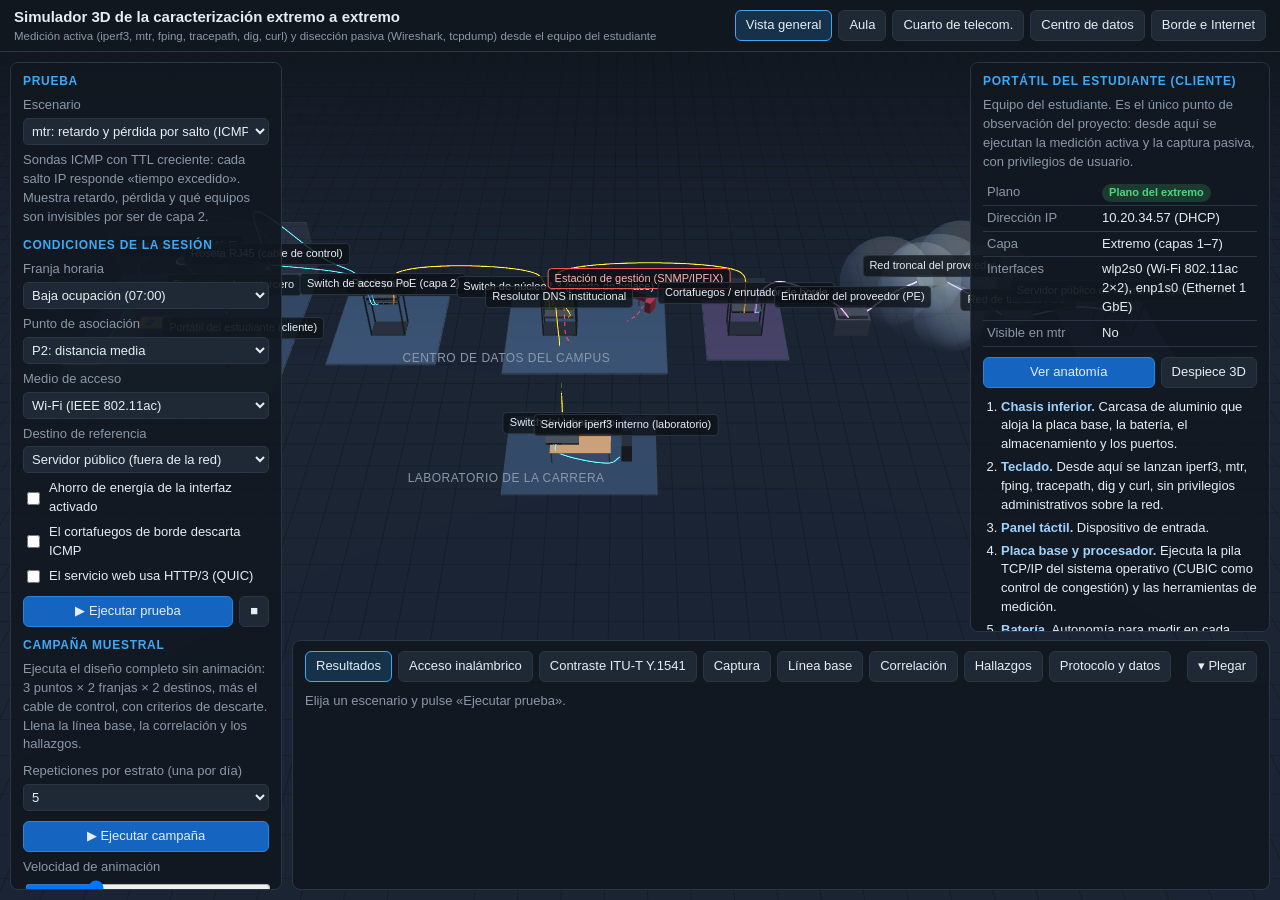
<file: Práctica/simulador_3d/index.html>
<!doctype html>
<html lang="es">
<head>
  <meta charset="utf-8">
  <meta name="viewport" content="width=device-width, initial-scale=1">
  <title>Simulador 3D — Caracterización extremo a extremo</title>
  <link rel="stylesheet" href="css/estilos.css">
  <link rel="stylesheet" href="css/anatomia.css">
  <script>
    /* Muestra en pantalla cualquier error de JavaScript, para diagnosticar sin abrir la consola. */
    window.addEventListener('error', (e) => {
      const d = document.getElementById('estado');
      if (d) { d.style.display = 'block'; d.style.background = '#b3261e';
        d.textContent = 'Error: ' + e.message + ' (' + (e.filename || '').split('/').pop() + ':' + e.lineno + ')'; }
    });
  </script>
</head>
<body>
  <header id="barra">
    <div class="titulo">
      <strong>Simulador 3D de la caracterización extremo a extremo</strong>
      <span>Medición activa (iperf3, mtr, fping, tracepath, dig, curl) y disección pasiva (Wireshark, tcpdump) desde el equipo del estudiante</span>
    </div>
    <nav id="camaras">
      <button data-cam="general" class="activo">Vista general</button>
      <button data-cam="aula">Aula</button>
      <button data-cam="idf">Cuarto de telecom.</button>
      <button data-cam="mdf">Centro de datos</button>
      <button data-cam="borde">Borde e Internet</button>
    </nav>
  </header>

  <main>
    <div id="vista"></div>
    <div id="etiquetas"></div>

    <aside id="panel-control" class="panel">
      <h2>Prueba</h2>
      <label>Escenario
        <select id="escenario">
          <option value="mtr">mtr: retardo y pérdida por salto (ICMP)</option>
          <option value="tcp">iperf3 TCP: goodput según RFC 6349</option>
          <option value="udp">iperf3 UDP + fping: IPDV y pérdida (Y.1541)</option>
          <option value="mtu">tracepath: MTU de la ruta y PMTUD</option>
          <option value="fases">dig + curl: fases del servicio</option>
          <option value="captura">Wireshark/tcpdump: captura propia</option>
        </select>
      </label>
      <p id="desc-escenario" class="nota"></p>

      <h2>Condiciones de la sesión</h2>
      <label>Franja horaria
        <select id="franja">
          <option value="baja">Baja ocupación (07:00)</option>
          <option value="alta">Alta ocupación (10:00–14:00)</option>
        </select>
      </label>
      <label>Punto de asociación
        <select id="punto">
          <option value="cerca">P1: cerca del punto de acceso</option>
          <option value="medio" selected>P2: distancia media</option>
          <option value="lejos">P3: lejos, tras una pared</option>
        </select>
      </label>
      <label>Medio de acceso
        <select id="medio">
          <option value="wifi">Wi-Fi (IEEE 802.11ac)</option>
          <option value="cable">Cable de control (roseta RJ45)</option>
        </select>
      </label>
      <label>Destino de referencia
        <select id="destino">
          <option value="publico">Servidor público (fuera de la red)</option>
          <option value="interno">Servidor iperf3 interno (laboratorio)</option>
        </select>
      </label>
      <label class="check"><input type="checkbox" id="psm"> Ahorro de energía de la interfaz activado</label>
      <label class="check"><input type="checkbox" id="icmpfiltrado"> El cortafuegos de borde descarta ICMP</label>
      <label class="check"><input type="checkbox" id="quic"> El servicio web usa HTTP/3 (QUIC)</label>

      <div class="fila-botones">
        <button id="ejecutar" class="primario">▶ Ejecutar prueba</button>
        <button id="detener">■</button>
      </div>
      <h2>Campaña muestral</h2>
      <p class="nota">Ejecuta el diseño completo sin animación: 3 puntos × 2 franjas × 2 destinos, más el cable de control, con criterios de descarte. Llena la línea base, la correlación y los hallazgos.</p>
      <label>Repeticiones por estrato (una por día)
        <select id="repeticiones"><option value="3">3</option><option value="5" selected>5</option><option value="10">10</option></select>
      </label>
      <div class="fila-botones"><button id="campana" class="primario">▶ Ejecutar campaña</button></div>

      <label>Velocidad de animación
        <input type="range" id="velocidad" min="0.25" max="3" step="0.25" value="1">
      </label>
      <label class="check"><input type="checkbox" id="ver-etiquetas" checked> Mostrar nombres de equipos</label>
      <label class="check"><input type="checkbox" id="ver-gestion" checked> Mostrar plano de gestión (fuera del alcance)</label>

      <h2>Leyenda</h2>
      <ul class="leyenda">
        <li><i style="background:#3fa9f5"></i> Cable UTP Cat 6</li>
        <li><i style="background:#ff9f1c"></i> Fibra óptica</li>
        <li><i style="background:#7ae582"></i> Enlace inalámbrico</li>
        <li><i style="background:#c77dff"></i> Enlace del proveedor (WAN)</li>
        <li><i style="background:#ff4d6d"></i> Plano de gestión: sin acceso</li>
        <li><i class="paquete" style="background:#ffe066"></i> Paquete de prueba</li>
        <li><i class="paquete" style="background:#4dd4ff"></i> Respuesta o acuse</li>
        <li><i class="paquete" style="background:#ff5c5c"></i> Paquete perdido</li>
      </ul>
    </aside>

    <aside id="panel-info" class="panel">
      <h2 id="info-titulo">Seleccione un equipo</h2>
      <p id="info-rol" class="nota">Haga clic sobre cualquier equipo de la escena para ver su función en el proyecto, sus interfaces y su anatomía.</p>
      <div id="info-datos"></div>
      <div class="fila-botones">
        <button id="anatomia" class="primario" disabled>Ver anatomía</button>
        <button id="despiece3d" disabled title="Separa las piezas del modelo dentro de la escena 3D">Despiece 3D</button>
      </div>
      <ol id="info-partes"></ol>
    </aside>

    <section id="panel-resultados" class="panel">
      <nav id="pestanas">
        <button data-tab="res" class="activo">Resultados</button>
        <button data-tab="wifi">Acceso inalámbrico</button>
        <button data-tab="y1541">Contraste ITU-T Y.1541</button>
        <button data-tab="cap">Captura</button>
        <button data-tab="base">Línea base</button>
        <button data-tab="corr">Correlación</button>
        <button data-tab="hall">Hallazgos</button>
        <button data-tab="prot">Protocolo y datos</button>
        <button id="plegar" title="Plegar o desplegar el panel de resultados">▾ Plegar</button>
      </nav>
      <div id="tab-res" class="tab activo"><p class="nota">Elija un escenario y pulse «Ejecutar prueba».</p></div>
      <div id="tab-wifi" class="tab"></div>
      <div id="tab-y1541" class="tab"><p class="nota">Ejecute el escenario «iperf3 UDP + fping» o «mtr» para contrastar con los objetivos de la Recomendación ITU-T Y.1541.</p></div>
      <div id="tab-cap" class="tab"><p class="nota">Ejecute una prueba para ver las tramas capturadas en la interfaz del propio equipo.</p></div>
      <div id="tab-base" class="tab"></div>
      <div id="tab-corr" class="tab"></div>
      <div id="tab-hall" class="tab"></div>
      <div id="tab-prot" class="tab"></div>
    </section>

    <div id="estado"></div>
  </main>

  <div id="capa-anatomia" class="iso" data-theme="light" hidden>
    <div class="capa-marco" role="dialog" aria-modal="true" aria-label="Anatomía del equipo">
      <div class="capa-cabecera">
        <span><span id="capa-equipo"></span><span id="capa-nota" class="nota"></span></span>
        <button id="cerrar-anatomia" title="Cerrar (Esc)">Cerrar ✕</button>
      </div>
      <div id="anatomia-figura"></div>
    </div>
  </div>

  <script src="lib/three.min.js"></script>
  <script src="lib/OrbitControls.js"></script>
  <script src="js/modelos.js"></script>
  <script src="js/escena.js"></script>
  <script src="js/red.js"></script>
  <script src="js/pruebas.js"></script>
  <script src="js/analisis.js"></script>
  <script src="js/anatomia-datos.js"></script>
  <script src="js/anatomia.js"></script>
  <script src="js/ui.js"></script>
</body>
</html>
</file>
<file: Práctica/simulador_3d/css/estilos.css>
:root {
  --fondo: #0d1117;
  --panel: rgba(18, 24, 33, 0.92);
  --borde: #2b3644;
  --texto: #e6edf3;
  --tenue: #8b98a8;
  --acento: #3fa9f5;
  --ok: #4cd97b;
  --aviso: #ffb547;
  --mal: #ff5c5c;
}

* { box-sizing: border-box; }
html, body { margin: 0; height: 100%; background: var(--fondo); color: var(--texto);
  font: 13px/1.45 "Segoe UI", "Noto Sans", Roboto, sans-serif; overflow: hidden; }

#barra { position: fixed; top: 0; left: 0; right: 0; height: 52px; z-index: 5;
  display: flex; align-items: center; justify-content: space-between; gap: 16px;
  padding: 0 14px; background: var(--panel); border-bottom: 1px solid var(--borde); }
#barra .titulo { display: flex; flex-direction: column; min-width: 0; }
#barra .titulo strong { font-size: 15px; }
#barra .titulo span { color: var(--tenue); font-size: 11.5px; white-space: nowrap; overflow: hidden; text-overflow: ellipsis; }
#camaras { display: flex; gap: 6px; flex-shrink: 0; }

button { font: inherit; color: var(--texto); background: #1f2935; border: 1px solid var(--borde);
  border-radius: 6px; padding: 5px 10px; cursor: pointer; }
button:hover { border-color: var(--acento); }
button.activo { background: #16324a; border-color: var(--acento); }
button.primario { background: #1565c0; border-color: #1e88e5; }
button.primario:hover { background: #1976d2; }
button:disabled { opacity: .45; cursor: default; }

#vista { position: fixed; inset: 52px 0 0 0; }
#vista canvas { display: block; }
#etiquetas { position: fixed; inset: 52px 0 0 0; pointer-events: none; overflow: hidden; z-index: 2; }
.etq { position: absolute; transform: translate(-50%, -100%); padding: 2px 6px; border-radius: 4px;
  background: rgba(13, 17, 23, .78); border: 1px solid var(--borde); font-size: 11px; white-space: nowrap; }
.etq.gestion { border-color: var(--mal); color: #ffb3b3; }
.etq.zona { background: transparent; border: none; color: var(--tenue); font-size: 12px; letter-spacing: .04em; text-transform: uppercase; }
.etq.parte { background: rgba(21, 101, 192, .9); border-color: #64b5f6; font-size: 10.5px; }
.etq.flotante { background: rgba(255, 224, 102, .95); color: #222; border: none; font-weight: 600; }

.panel { position: fixed; z-index: 3; background: var(--panel); border: 1px solid var(--borde);
  border-radius: 8px; padding: 10px 12px; overflow-y: auto; }
.panel h2 { font-size: 12px; text-transform: uppercase; letter-spacing: .06em; color: var(--acento); margin: 10px 0 6px; }
.panel h2:first-child { margin-top: 0; }
.panel label { display: block; margin: 6px 0; color: var(--tenue); }
.panel label.check { display: flex; gap: 6px; align-items: center; color: var(--texto); }
.panel select, .panel input[type=range] { width: 100%; margin-top: 3px; }
select { font: inherit; color: var(--texto); background: #1f2935; border: 1px solid var(--borde); border-radius: 5px; padding: 4px; }
.nota { color: var(--tenue); margin: 4px 0 8px; }

#panel-control { top: 62px; left: 10px; width: 272px; bottom: 10px; }
#panel-info { top: 62px; right: 10px; width: 300px; max-height: calc(100% - 330px); }
#panel-resultados { left: 292px; right: 10px; bottom: 10px; height: 250px; padding-top: 6px; }
#panel-resultados.plegado { height: 46px; overflow: hidden; }
#plegar { margin-left: auto; }
.panel { scrollbar-width: thin; scrollbar-color: #2b3644 transparent; }

.fila-botones { display: flex; gap: 6px; margin: 10px 0 4px; }
.fila-botones .primario { flex: 1; }

.leyenda { list-style: none; padding: 0; margin: 0; }
.leyenda li { display: flex; align-items: center; gap: 8px; margin: 3px 0; }
.leyenda i { width: 22px; height: 4px; border-radius: 2px; display: inline-block; }
.leyenda i.paquete { width: 9px; height: 9px; border-radius: 50%; margin: 0 6px; }

#info-datos table { width: 100%; border-collapse: collapse; margin: 6px 0 10px; }
#info-datos td { padding: 3px 4px; border-bottom: 1px solid var(--borde); vertical-align: top; }
#info-datos td:first-child { color: var(--tenue); width: 42%; }
#info-partes { padding-left: 18px; margin: 10px 0 0; }
#info-partes li { margin: 4px 0; }
#info-partes li b { color: #9fd3ff; font-weight: 600; }
.insignia { display: inline-block; padding: 1px 7px; border-radius: 10px; font-size: 11px; font-weight: 600; }
.insignia.ok { background: rgba(76, 217, 123, .18); color: var(--ok); }
.insignia.aviso { background: rgba(255, 181, 71, .18); color: var(--aviso); }
.insignia.mal { background: rgba(255, 92, 92, .18); color: var(--mal); }

#pestanas { display: flex; gap: 6px; position: sticky; top: -6px; background: var(--panel); padding: 4px 0 6px; z-index: 1; }
.tab { display: none; }
.tab.activo { display: block; }
.tab table { border-collapse: collapse; width: 100%; font-variant-numeric: tabular-nums; }
.tab th, .tab td { text-align: left; padding: 3px 8px; border-bottom: 1px solid var(--borde); white-space: nowrap; }
.tab th { color: var(--tenue); font-weight: 600; position: sticky; top: 30px; background: var(--panel); }
.tab td.num, .tab th.num { text-align: right; }
.tab table.envuelve td { white-space: normal; vertical-align: top; min-width: 110px; }
.tab table.envuelve td:first-child, .tab table.envuelve td:nth-child(2) { min-width: 0; }
.protocolo p, .protocolo ul { margin: 0 0 8px; }
.protocolo ul { padding-left: 18px; }
.protocolo code, .tab code { color: #9fd3ff; }
#pestanas { flex-wrap: wrap; }
.fila-flex { display: flex; flex-wrap: wrap; gap: 18px; align-items: flex-start; }
.fila-flex > div { flex: 0 1 auto; min-width: 0; }
.fila-flex .corr-tabla { max-width: 620px; }
.fila-flex .corr-tabla table { width: auto; }
.fila-flex > div:last-child { flex: 1 1 340px; max-width: 420px; }
#capa-nota { display: block; margin: 2px 0 0; font-size: 11.5px; }
.tab .columnas { display: grid; grid-template-columns: repeat(auto-fit, minmax(300px, 1fr)); gap: 14px; }
.tab pre { margin: 0; font: 12px/1.4 ui-monospace, "DejaVu Sans Mono", monospace; color: #c9d1d9; white-space: pre-wrap; }
tr.l2 td { color: var(--tenue); font-style: italic; }
tr.perdida td { color: var(--mal); }

.linea-tiempo { position: relative; height: 34px; margin: 8px 0 4px; border-radius: 4px; overflow: hidden; display: flex; }
.linea-tiempo div { height: 100%; display: flex; align-items: center; justify-content: center; font-size: 11px; color: #111; font-weight: 600; overflow: hidden; white-space: nowrap; }

#estado { position: fixed; z-index: 4; left: 50%; top: 64px; transform: translateX(-50%); padding: 5px 14px; border-radius: 16px;
  background: rgba(21, 101, 192, .92); font-weight: 600; display: none; }

@media (max-width: 1100px) {
  #panel-info { display: none; }
  #panel-resultados { left: 292px; }
}

/* Capa de anatomía (figuras de la skill anatomy) */
#capa-anatomia { position: fixed; inset: 0; z-index: 50; background: rgba(4, 8, 14, 0.78); display: flex; align-items: flex-start; justify-content: center; overflow-y: auto; padding: 24px 16px; }
#capa-anatomia[hidden] { display: none; }
.capa-marco { width: min(920px, 100%); }
.capa-cabecera { display: flex; align-items: center; justify-content: space-between; gap: 12px; margin-bottom: 10px; color: #cfd8e3; font-size: 13px; }
#capa-anatomia .iso-figure { margin: 0; padding: 14px 14px 16px; border-radius: 10px; background: var(--anatomy-page); }
</file>
<file: Práctica/simulador_3d/css/anatomia.css>
/* Generado por anatomia/build.mjs: estilos del kit anatomy (MIT) y de las figuras. */

.iso{
  --anatomy-page:#0b0b0b;--anatomy-card:#131313;--anatomy-text:#a3a3a3;--anatomy-strong:#e6e6e6;--anatomy-muted:#6e6e6e;
  --anatomy-paper:#131313;--anatomy-face:#1b1b1b;--anatomy-top:#1c1c1c;
  --anatomy-shade-0:#0f0f0f;--anatomy-shade-1:#121212;--anatomy-shade-2:#151515;--anatomy-shade-3:#181818;
  --anatomy-lit-top:#262626;--anatomy-lit-shade:#1d1d1d;
  --anatomy-hi:#d4d4d4;--anatomy-mid:#6a6a6a;--anatomy-lo:#3e3e3e;--anatomy-faint:#2a2a2a;--anatomy-lit:#ffffff;
  --anatomy-halo:#050505;--anatomy-halo-opacity:.9;--anatomy-dot:#e6e6e6;
  --anatomy-red:#ff6b6b;--anatomy-green:#6be0a0;--anatomy-blue:#6b9bff;
  --anatomy-weight:.6px;--anatomy-ease:cubic-bezier(.32,.72,0,1);
  --anatomy-mono:ui-monospace,"SF Mono",Menlo,Consolas,monospace;
  --anatomy-lift:inset 0 1px 0 0 #ffffff0a,inset 0 0 0 1px #ffffff06,0 0 0 1px #00000026,0 1px 1px -.5px #00000014,0 3px 3px -1.5px #00000014,0 6px 6px -3px #00000014,0 12px 12px -6px #00000014;
}
.iso[data-theme="light"]{
  --anatomy-page:#f2f2ef;--anatomy-card:#fbfbfa;--anatomy-text:#57575a;--anatomy-strong:#18181a;--anatomy-muted:#8c8c90;
  --anatomy-paper:#fbfbfa;--anatomy-face:#ffffff;--anatomy-top:#ffffff;
  --anatomy-shade-0:#dcdcd9;--anatomy-shade-1:#e5e5e2;--anatomy-shade-2:#ededea;--anatomy-shade-3:#f4f4f1;
  --anatomy-lit-top:#ffffff;--anatomy-lit-shade:#eeeeeb;
  --anatomy-hi:#26262a;--anatomy-mid:#8a8a8f;--anatomy-lo:#b4b4b8;--anatomy-faint:#d4d4d6;--anatomy-lit:#000000;
  --anatomy-halo:#8a8a80;--anatomy-halo-opacity:.32;--anatomy-dot:#3a3a3e;
  --anatomy-red:#e5484d;--anatomy-green:#30a46c;--anatomy-blue:#3e63dd;
  --anatomy-lift:inset 0 1px 0 0 #ffffff,0 0 0 1px #0000000f,0 1px 1px -.5px #0000000a,0 3px 3px -1.5px #0000000a,0 6px 6px -3px #0000000a,0 12px 12px -6px #0000000a;
}
.iso-svg{display:block;width:100%;height:auto;overflow:visible}
.iso-svg path,.iso-svg circle{vector-effect:non-scaling-stroke}
.iso-fill{fill:var(--anatomy-paper);stroke:none}
.iso-solid[data-lit]>.iso-fill{fill:var(--anatomy-face)}
.iso-shade,.iso-top{stroke:none}
.iso-shade[data-shade="0"]{fill:var(--anatomy-shade-0)}
.iso-shade[data-shade="1"]{fill:var(--anatomy-shade-1)}
.iso-shade[data-shade="2"]{fill:var(--anatomy-shade-2)}
.iso-shade[data-shade="3"]{fill:var(--anatomy-shade-3)}
.iso-top{fill:var(--anatomy-top)}
.iso-solid[data-lit]>.iso-top{fill:var(--anatomy-lit-top)}
.iso-solid[data-lit]>.iso-shade{fill:var(--anatomy-lit-shade)}
.iso-solid[data-seamless]>.iso-shade,.iso-solid[data-seamless]>.iso-top{stroke-width:.4;stroke-linejoin:round}
.iso-solid[data-seamless]>.iso-shade[data-shade="0"]{stroke:var(--anatomy-shade-0)}
.iso-solid[data-seamless]>.iso-shade[data-shade="1"]{stroke:var(--anatomy-shade-1)}
.iso-solid[data-seamless]>.iso-shade[data-shade="2"]{stroke:var(--anatomy-shade-2)}
.iso-solid[data-seamless]>.iso-shade[data-shade="3"]{stroke:var(--anatomy-shade-3)}
.iso-solid[data-seamless]>.iso-top{stroke:var(--anatomy-top)}
.iso-solid[data-seamless][data-lit]>.iso-top{stroke:var(--anatomy-lit-top)}
.iso-solid[data-seamless][data-lit]>.iso-shade{stroke:var(--anatomy-lit-shade)}
.iso-solid[data-lit]>.iso-edge{stroke:var(--anatomy-lit)}
.iso-halo{fill:var(--anatomy-halo);stroke:none;filter:blur(9px);opacity:var(--anatomy-halo-opacity);transform:translateY(3px)}
.iso-line{fill:none;stroke:var(--anatomy-lo);stroke-width:var(--anatomy-weight);stroke-linecap:round;stroke-linejoin:round}
.iso-line[data-tone="hi"]{stroke:var(--anatomy-hi)}
.iso-line[data-tone="mid"]{stroke:var(--anatomy-mid)}
.iso-line[data-tone="lo"]{stroke:var(--anatomy-lo)}
.iso-line[data-tone="faint"]{stroke:var(--anatomy-faint)}
.iso-line[data-tone="lit"]{stroke:var(--anatomy-lit)}
.iso-line[data-tone="red"]{stroke:var(--anatomy-red)}
.iso-line[data-tone="green"]{stroke:var(--anatomy-green)}
.iso-line[data-tone="blue"]{stroke:var(--anatomy-blue)}
.iso-line[data-dotted]{stroke-dasharray:.01 3.5;stroke-width:1}
.iso-line[data-dashed]{stroke-dasharray:3 3}
.iso-line[data-flow]{stroke-dasharray:2 6}
.iso-wire-end{fill:var(--anatomy-paper);stroke:var(--anatomy-lo);stroke-width:var(--anatomy-weight)}
.iso-wire[data-tone="hi"] .iso-wire-end{stroke:var(--anatomy-hi)}
.iso-wire[data-tone="mid"] .iso-wire-end{stroke:var(--anatomy-mid)}
.iso-wire[data-tone="faint"] .iso-wire-end{stroke:var(--anatomy-faint)}
.iso-wire[data-tone="lit"] .iso-wire-end{stroke:var(--anatomy-lit)}
.iso-dots circle{fill:var(--anatomy-dot);stroke:none;opacity:.32}
.iso-dots[data-tone="hi"] circle{opacity:.85}
.iso-dots[data-tone="mid"] circle{opacity:.45}
.iso-dots[data-tone="lo"] circle{opacity:.22}
.iso-dots[data-tone="faint"] circle{opacity:.12}
.iso-face-text{fill:var(--anatomy-mid);font-family:var(--anatomy-mono);letter-spacing:.04em}
.iso-face-text[data-tone="hi"]{fill:var(--anatomy-hi)}
.iso-face-text[data-tone="lo"]{fill:var(--anatomy-lo)}
.iso-face-text[data-tone="faint"]{fill:var(--anatomy-faint)}
.tb-body{fill:var(--anatomy-shade-2);stroke:none}
.tb-shine{fill:var(--anatomy-top);stroke:none}
.tb-shade{fill:var(--anatomy-shade-0);stroke:none}
.tb-ring{fill:none;stroke:var(--anatomy-lo);stroke-width:.45;stroke-linecap:butt;stroke-linejoin:round}
.tb-ring[data-tone="mid"]{stroke:var(--anatomy-mid)}
.tb-ring[data-tone="faint"]{stroke:var(--anatomy-faint)}
.tb-ring[data-tone="hi"]{stroke:var(--anatomy-hi)}
@keyframes iso-flow{to{stroke-dashoffset:-32}}
@keyframes iso-pulse{0%,100%{opacity:.18}12%{opacity:1}40%{opacity:.18}}
.iso-line[data-flow]{animation:iso-flow 1600ms linear infinite}
.iso-dots circle[data-pulse]{animation:iso-pulse 1600ms steps(1,end) infinite;animation-delay:var(--pulse-at,0ms)}
.iso-figure{margin:32px 0 36px}
.iso-plate{position:relative;padding:52px 24px;border-radius:0;background:var(--anatomy-card);box-shadow:0 0 0 1px var(--anatomy-mid);--anatomy-paper:var(--anatomy-card)}
.iso-plate-corners{position:absolute;inset:18px 20px;pointer-events:none}
.iso-plate-corner{position:absolute;color:var(--anatomy-muted);font-family:var(--anatomy-mono);font-size:10.5px;line-height:1;letter-spacing:.04em;white-space:nowrap}
.iso-plate-corner[data-corner="fig"]{top:0;left:0;color:var(--anatomy-text)}
.iso-plate-corner[data-corner="title"]{top:0;right:0;text-transform:uppercase;letter-spacing:.1em}
.iso-plate-corner[data-corner="hint"]{bottom:0;left:0;text-transform:uppercase;letter-spacing:.1em}
.iso-plate-corner[data-corner="readout"]{right:0;bottom:0;color:var(--anatomy-text);font-variant-numeric:tabular-nums}
.iso-plate .iso-svg{margin:0 auto}
.iso-legend{display:grid;gap:8px;margin-top:12px;color:var(--anatomy-muted);font-size:13px;line-height:1.55}
.iso-keys{display:flex;flex-wrap:wrap;gap:6px 18px}
.iso-key{display:inline-flex;align-items:center;gap:7px}
.iso-swatch{width:16px;height:10px;flex:none;overflow:visible}
.iso-swatch path{fill:none;stroke:var(--anatomy-hi);stroke-width:1;vector-effect:non-scaling-stroke;stroke-linejoin:round;stroke-linecap:round}
.iso-swatch[data-mark="raised"] path,.iso-swatch[data-mark="flat"] path{stroke:var(--anatomy-mid)}
.iso-swatch[data-mark="lit"] path{stroke:var(--anatomy-lit)}
.iso-swatch[data-mark="dim"] path{stroke:var(--anatomy-lo)}
.iso-swatch[data-mark="dotted"] path{stroke-dasharray:.01 3;stroke-width:1.4}
.iso-swatch[data-mark="dashed"] path{stroke-dasharray:3 2.5}
.iso-swatch[data-mark="red"] path{stroke:var(--anatomy-red)}
.iso-swatch[data-mark="green"] path{stroke:var(--anatomy-green)}
.iso-swatch[data-mark="blue"] path{stroke:var(--anatomy-blue)}
.iso-swatch-crease{stroke:var(--anatomy-lo)!important}
@media (max-width:560px){.iso-plate{padding:48px 12px 70px}.iso-plate-corner[data-corner="hint"]{bottom:18px}}
@media (prefers-reduced-motion:reduce){.iso-line[data-flow],.iso-dots circle[data-pulse]{animation:none}}


.an-hueco{fill:var(--anatomy-shade-0)}
.an-nada{fill:none}
.an-cursor{fill:var(--anatomy-hi);animation:an-parpadeo 1.06s steps(1,end) infinite}
.an-video{fill:var(--anatomy-shade-2);stroke:var(--anatomy-lo);stroke-width:.6px;vector-effect:non-scaling-stroke}
.an-barra,.an-avance{fill:none;stroke-width:1.4px;stroke-linecap:round;vector-effect:non-scaling-stroke}
.an-barra{stroke:var(--anatomy-lo)}.an-avance{stroke:var(--anatomy-hi)}
@keyframes an-parpadeo{50%{opacity:0}}
@media (prefers-reduced-motion:reduce){.an-cursor{animation:none}}
.an-hueco-hondo{fill:var(--anatomy-page)}
.an-placa{fill:var(--anatomy-top)}
.an-pantalla{fill:var(--anatomy-shade-0)}
.an-texto{fill:var(--anatomy-hi);font-family:var(--anatomy-mono)}
.an-escenario{position:relative;cursor:pointer;touch-action:pan-y;outline:none}
.an-escenario:focus-visible{outline:1px dashed var(--anatomy-faint);outline-offset:4px}
.an-escenario[data-focus] .it:not([data-on]):not([data-piece="base"]){--anatomy-hi:var(--anatomy-mid);--anatomy-mid:var(--anatomy-lo)}
.an-escenario[data-focus] .it[data-piece="base"]{--anatomy-mid:var(--anatomy-lo)}
.it[data-on]{--anatomy-hi:var(--anatomy-lit);--anatomy-mid:var(--anatomy-hi)}
.it[data-on] .iso-top,.it[data-on] .tb-shine{fill:var(--anatomy-lit-top)}
.it[data-on] .iso-shade,.it[data-on] .tb-body{fill:var(--anatomy-lit-shade)}
.an-controles{position:absolute;left:20px;bottom:14px;display:flex;align-items:center;gap:14px}
.an-despiezar{display:inline-flex;align-items:center;gap:8px;padding:5px 12px 5px 9px;border-radius:999px;border:1px solid var(--anatomy-faint);background:var(--anatomy-paper);color:var(--anatomy-strong);font:600 10.5px/1 var(--anatomy-mono);letter-spacing:.1em;text-transform:uppercase;cursor:pointer;box-shadow:var(--anatomy-lift)}
.an-despiezar:hover{border-color:var(--anatomy-lo)}
.an-lampara{width:7px;height:7px;border-radius:50%;background:var(--anatomy-lo);transition:background .3s var(--anatomy-ease)}
.an-despiezar[data-on] .an-lampara{background:var(--anatomy-lit)}
.an-pista{color:var(--anatomy-muted);font:10.5px/1 var(--anatomy-mono);letter-spacing:.1em;text-transform:uppercase}
.an-partes{display:flex;flex-wrap:wrap;gap:6px}
.an-parte{display:inline-flex;align-items:center;gap:7px;padding:4px 10px;border-radius:999px;border:1px solid var(--anatomy-faint);background:transparent;color:var(--anatomy-text);font:12px/1.2 ui-sans-serif,system-ui,sans-serif;cursor:pointer}
.an-parte:hover{border-color:var(--anatomy-lo);color:var(--anatomy-strong)}
.an-parte[data-on]{border-color:var(--anatomy-mid);color:var(--anatomy-strong);background:var(--anatomy-face)}
.an-num{font:10.5px/1 var(--anatomy-mono);color:var(--anatomy-muted)}
.an-fig .iso-plate-corner[data-corner="readout"]{white-space:normal;max-width:54%;text-align:right;line-height:1.4}
.an-pista{transition:opacity .2s}
.an-escenario[data-focus] ~ .an-controles .an-pista{opacity:0}
@media (max-width:560px){.an-controles{left:12px;bottom:12px}.an-pista{display:none}}
</file>
